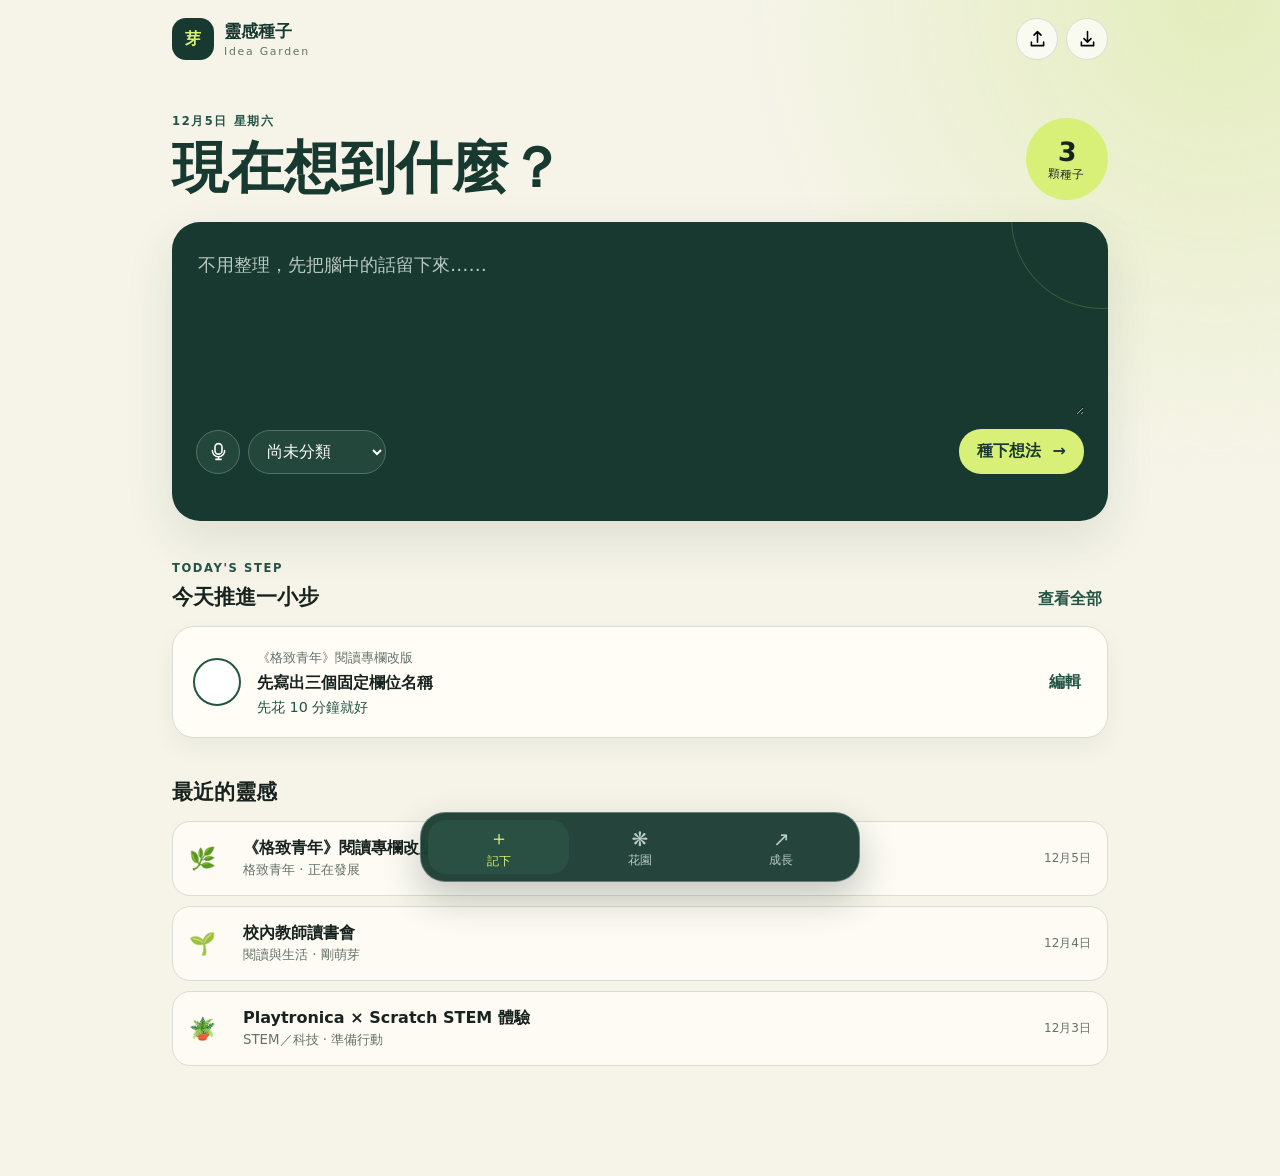
<file: index.html>
<!doctype html>
<html lang="zh-Hant">
<head>
  <meta charset="UTF-8">
  <meta name="viewport" content="width=device-width, initial-scale=1, viewport-fit=cover">
  <meta name="theme-color" content="#18392f">
  <meta name="description" content="把一閃而過的靈感，養成真正的行動。">
  <title>靈感種子</title>
  <link rel="manifest" href="manifest.webmanifest">
  <link rel="icon" href="icon.svg" type="image/svg+xml">
  <link rel="stylesheet" href="styles.css">
</head>
<body>
  <div class="app-shell">
    <header class="topbar">
      <button class="brand" data-view="capture" aria-label="回到快速記錄">
        <span class="brand-mark">芽</span>
        <span><strong>靈感種子</strong><small>Idea Garden</small></span>
      </button>
      <div class="topbar-actions">
        <button class="icon-button" id="importBtn" aria-label="載入備份" title="載入備份">
          <svg viewBox="0 0 24 24" aria-hidden="true"><path d="M12 15V3m0 0-4 4m4-4 4 4M5 15v4h14v-4"/></svg>
        </button>
        <button class="icon-button" id="exportBtn" aria-label="下載備份" title="下載備份">
          <svg viewBox="0 0 24 24" aria-hidden="true"><path d="M12 3v12m0 0 4-4m-4 4-4-4M5 15v4h14v-4"/></svg>
        </button>
        <input type="file" id="importFile" accept=".json,application/json" hidden>
      </div>
    </header>

    <main>
      <section class="view active" id="captureView">
        <div class="welcome-row">
          <div>
            <p class="eyebrow" id="todayLabel"></p>
            <h1>現在想到什麼？</h1>
          </div>
          <div class="seed-count"><span id="totalCount">0</span><small>顆種子</small></div>
        </div>

        <form class="capture-card" id="ideaForm">
          <textarea id="ideaInput" rows="5" maxlength="1200" placeholder="不用整理，先把腦中的話留下來……" required></textarea>
          <div class="capture-tools">
            <div class="input-actions">
              <button type="button" class="round-button" id="voiceBtn" aria-label="語音輸入" title="語音輸入">
                <svg viewBox="0 0 24 24" aria-hidden="true"><path d="M12 15a4 4 0 0 0 4-4V7a4 4 0 0 0-8 0v4a4 4 0 0 0 4 4Zm-7-4a7 7 0 0 0 14 0M12 18v3m-3 0h6"/></svg>
              </button>
              <select id="categoryInput" aria-label="選擇分類">
                <option value="尚未分類">尚未分類</option>
                <option>格致青年</option><option>教學與課程</option><option>STEM／科技</option>
                <option>校務與行政</option><option>網站與系統</option><option>視覺設計</option><option>閱讀與生活</option>
              </select>
            </div>
            <button class="primary-button" type="submit">種下想法 <span>→</span></button>
          </div>
          <p class="voice-status" id="voiceStatus" role="status"></p>
        </form>

        <section class="today-panel">
          <div class="section-heading">
            <div><p class="eyebrow">TODAY'S STEP</p><h2>今天推進一小步</h2></div>
            <button class="text-button" data-view="garden">查看全部</button>
          </div>
          <div id="todayCard"></div>
        </section>

        <section class="recent-section">
          <div class="section-heading"><h2>最近的靈感</h2></div>
          <div class="idea-list" id="recentList"></div>
        </section>
      </section>

      <section class="view" id="gardenView">
        <div class="page-heading">
          <p class="eyebrow">IDEA GARDEN</p><h1>靈感花園</h1>
          <p>每個想法都有自己的生長速度。</p>
        </div>
        <div class="filters" id="stageFilters" aria-label="依階段篩選"></div>
        <div class="idea-grid" id="gardenGrid"></div>
        <div class="garden-legend" aria-label="植物成長階段"><span>種子</span><i></i><span>萌芽</span><i></i><span>展葉</span><i></i><span>花苞</span><i></i><span>開花</span></div>
      </section>

      <section class="view" id="progressView">
        <div class="page-heading">
          <p class="eyebrow">GROWTH JOURNAL</p><h1>我的成長紀錄</h1>
          <p>每一次修改，都留下想法成長的根據。</p>
        </div>
        <div class="stats-grid" id="statsGrid"></div>
        <div class="timeline" id="timeline"></div>
      </section>
    </main>

    <nav class="bottom-nav" aria-label="主要導覽">
      <button class="active" data-view="capture"><span>＋</span><small>記下</small></button>
      <button data-view="garden"><span>❋</span><small>花園</small></button>
      <button data-view="progress"><span>↗</span><small>成長</small></button>
    </nav>
  </div>

  <dialog id="ideaDialog">
    <form method="dialog" class="dialog-card" id="editForm">
      <div class="dialog-header"><span class="stage-icon" id="dialogStageIcon">🌱</span><button value="cancel" class="close-button" aria-label="關閉">×</button></div>
      <div class="detail-tabs" role="tablist"><button type="button" class="active" data-detail-tab="current">目前內容</button><button type="button" data-detail-tab="history">成長歷程 <span id="historyCount">0</span></button></div>
      <div id="currentPanel" class="detail-panel active">
      <label>靈感名稱<input id="editTitle" maxlength="80" required></label>
      <label>內容<textarea id="editContent" rows="5" maxlength="1200"></textarea></label>
      <div class="form-row">
        <label>分類<select id="editCategory"></select></label>
        <label>生長階段<select id="editStage"></select></label>
      </div>
      <label class="action-label"><span>下一個小行動</span><button type="button" class="suggest-button" id="suggestBtn">✦ 給我三個小行動</button><input id="editAction" maxlength="120" placeholder="例如：先寫出三個欄位名稱"></label>
      <div class="suggestions" id="suggestions" hidden><p>選一個現在做得到的：</p><div id="suggestionList"></div><button type="button" class="refresh-button" id="refreshSuggestions">換一組建議</button></div>
      <div class="dialog-actions">
        <button type="button" class="danger-button" id="deleteBtn">刪除</button>
        <button value="save" class="primary-button">儲存變更</button>
      </div>
      </div>
      <div id="historyPanel" class="detail-panel">
        <div class="add-note"><textarea id="noteInput" rows="2" maxlength="300" placeholder="補充今天的進度、發現或遇到的問題……"></textarea><button type="button" class="primary-button" id="addNoteBtn">＋ 補充紀錄</button></div>
        <div class="idea-history" id="ideaHistory"></div>
      </div>
    </form>
  </dialog>

  <div class="toast" id="toast" role="status"></div>
  <script src="app.js"></script>
</body>
</html>
</file>
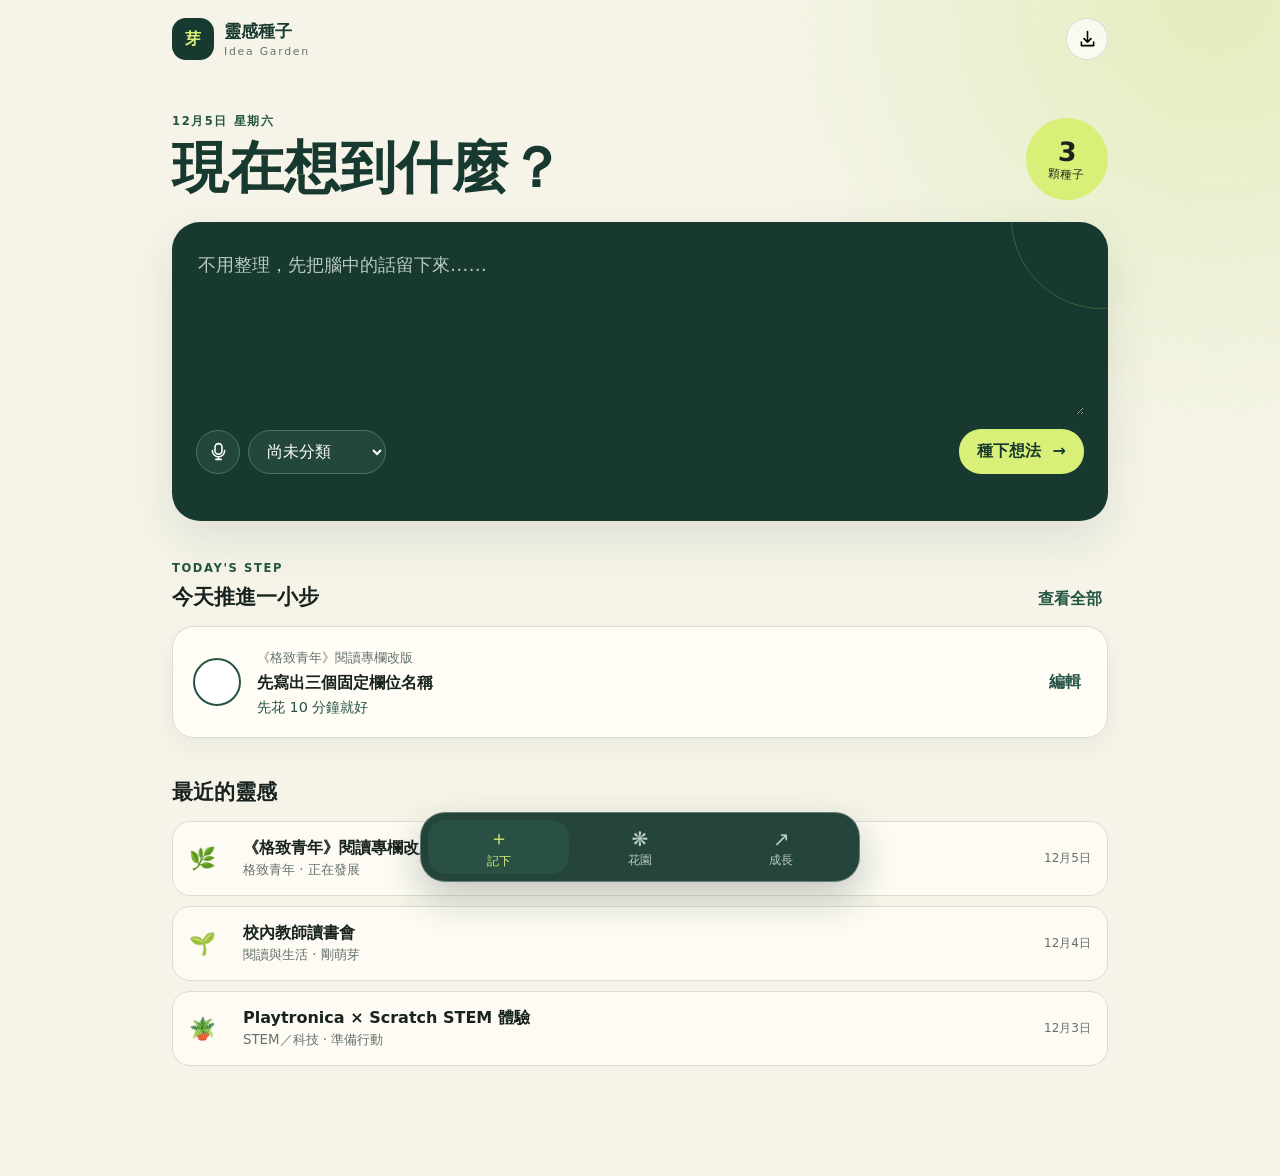
<file: idea-garden/index.html>
<!doctype html>
<html lang="zh-Hant">
<head>
  <meta charset="UTF-8">
  <meta name="viewport" content="width=device-width, initial-scale=1, viewport-fit=cover">
  <meta name="theme-color" content="#18392f">
  <meta name="description" content="把一閃而過的靈感，養成真正的行動。">
  <title>靈感種子</title>
  <link rel="manifest" href="manifest.webmanifest">
  <link rel="icon" href="icon.svg" type="image/svg+xml">
  <link rel="stylesheet" href="styles.css">
</head>
<body>
  <div class="app-shell">
    <header class="topbar">
      <button class="brand" data-view="capture" aria-label="回到快速記錄">
        <span class="brand-mark">芽</span>
        <span><strong>靈感種子</strong><small>Idea Garden</small></span>
      </button>
      <button class="icon-button" id="exportBtn" aria-label="備份資料" title="備份資料">
        <svg viewBox="0 0 24 24" aria-hidden="true"><path d="M12 3v12m0 0 4-4m-4 4-4-4M5 15v4h14v-4"/></svg>
      </button>
    </header>

    <main>
      <section class="view active" id="captureView">
        <div class="welcome-row">
          <div>
            <p class="eyebrow" id="todayLabel"></p>
            <h1>現在想到什麼？</h1>
          </div>
          <div class="seed-count"><span id="totalCount">0</span><small>顆種子</small></div>
        </div>

        <form class="capture-card" id="ideaForm">
          <textarea id="ideaInput" rows="5" maxlength="1200" placeholder="不用整理，先把腦中的話留下來……" required></textarea>
          <div class="capture-tools">
            <div class="input-actions">
              <button type="button" class="round-button" id="voiceBtn" aria-label="語音輸入" title="語音輸入">
                <svg viewBox="0 0 24 24" aria-hidden="true"><path d="M12 15a4 4 0 0 0 4-4V7a4 4 0 0 0-8 0v4a4 4 0 0 0 4 4Zm-7-4a7 7 0 0 0 14 0M12 18v3m-3 0h6"/></svg>
              </button>
              <select id="categoryInput" aria-label="選擇分類">
                <option value="尚未分類">尚未分類</option>
                <option>格致青年</option><option>教學與課程</option><option>STEM／科技</option>
                <option>校務與行政</option><option>網站與系統</option><option>視覺設計</option><option>閱讀與生活</option>
              </select>
            </div>
            <button class="primary-button" type="submit">種下想法 <span>→</span></button>
          </div>
          <p class="voice-status" id="voiceStatus" role="status"></p>
        </form>

        <section class="today-panel">
          <div class="section-heading">
            <div><p class="eyebrow">TODAY'S STEP</p><h2>今天推進一小步</h2></div>
            <button class="text-button" data-view="garden">查看全部</button>
          </div>
          <div id="todayCard"></div>
        </section>

        <section class="recent-section">
          <div class="section-heading"><h2>最近的靈感</h2></div>
          <div class="idea-list" id="recentList"></div>
        </section>
      </section>

      <section class="view" id="gardenView">
        <div class="page-heading">
          <p class="eyebrow">IDEA GARDEN</p><h1>靈感花園</h1>
          <p>每個想法都有自己的生長速度。</p>
        </div>
        <div class="filters" id="stageFilters" aria-label="依階段篩選"></div>
        <div class="idea-grid" id="gardenGrid"></div>
      </section>

      <section class="view" id="progressView">
        <div class="page-heading">
          <p class="eyebrow">SMALL WINS</p><h1>我的小勝利</h1>
          <p>不是只有完成才算進步，每一步都算數。</p>
        </div>
        <div class="stats-grid" id="statsGrid"></div>
        <div class="timeline" id="timeline"></div>
      </section>
    </main>

    <nav class="bottom-nav" aria-label="主要導覽">
      <button class="active" data-view="capture"><span>＋</span><small>記下</small></button>
      <button data-view="garden"><span>❋</span><small>花園</small></button>
      <button data-view="progress"><span>↗</span><small>成長</small></button>
    </nav>
  </div>

  <dialog id="ideaDialog">
    <form method="dialog" class="dialog-card" id="editForm">
      <div class="dialog-header"><span class="stage-icon" id="dialogStageIcon">🌱</span><button value="cancel" class="close-button" aria-label="關閉">×</button></div>
      <label>靈感名稱<input id="editTitle" maxlength="80" required></label>
      <label>內容<textarea id="editContent" rows="5" maxlength="1200"></textarea></label>
      <div class="form-row">
        <label>分類<select id="editCategory"></select></label>
        <label>生長階段<select id="editStage"></select></label>
      </div>
      <label>下一個小行動<input id="editAction" maxlength="120" placeholder="例如：先寫出三個欄位名稱"></label>
      <div class="dialog-actions">
        <button type="button" class="danger-button" id="deleteBtn">刪除</button>
        <button value="save" class="primary-button">儲存變更</button>
      </div>
    </form>
  </dialog>

  <div class="toast" id="toast" role="status"></div>
  <script src="app.js"></script>
</body>
</html>
</file>
<file: styles.css>
:root{--forest:#18392f;--forest-2:#245443;--mint:#dcebdd;--lime:#d8ef78;--cream:#f6f4e9;--paper:#fffdf6;--ink:#18231f;--muted:#65716b;--line:#d8ddd6;--danger:#a8453b;--shadow:0 18px 50px rgba(26,52,43,.11);font-family:"Noto Sans TC","PingFang TC","Microsoft JhengHei",system-ui,sans-serif;color:var(--ink);background:var(--cream)}
*{box-sizing:border-box}body{margin:0;min-height:100vh;background:radial-gradient(circle at 95% 0,#e3edbd 0,transparent 28%),var(--cream)}button,input,textarea,select{font:inherit}button{cursor:pointer}.app-shell{max-width:980px;margin:auto;min-height:100vh;padding:0 22px 110px}.topbar{height:78px;display:flex;align-items:center;justify-content:space-between}.topbar-actions{display:flex;align-items:center;gap:8px}.brand{display:flex;align-items:center;gap:10px;border:0;background:transparent;color:var(--forest);padding:0;text-align:left}.brand-mark{display:grid;place-items:center;width:42px;height:42px;border-radius:14px;background:var(--forest);color:var(--lime);font-weight:800}.brand strong,.brand small{display:block}.brand strong{font-size:1.05rem}.brand small{font-size:.68rem;letter-spacing:.16em;color:var(--muted);margin-top:2px}.icon-button,.round-button,.close-button{display:grid;place-items:center;border:1px solid var(--line);background:rgba(255,255,255,.72);border-radius:50%}.icon-button{width:42px;height:42px}.icon-button:hover{background:white;border-color:#9aafa5}.icon-button svg,.round-button svg{width:21px;fill:none;stroke:currentColor;stroke-width:1.8;stroke-linecap:round;stroke-linejoin:round}.view{display:none}.view.active{display:block;animation:rise .35s ease}.welcome-row{display:flex;align-items:flex-end;justify-content:space-between;margin:36px 0 22px}.eyebrow{font-size:.72rem;font-weight:800;letter-spacing:.14em;color:var(--forest-2);margin:0 0 8px}.welcome-row h1,.page-heading h1{font-family:"Noto Serif TC","Songti TC",serif;font-size:clamp(2rem,5vw,3.5rem);line-height:1.12;margin:0;color:var(--forest)}.seed-count{width:82px;height:82px;border-radius:50%;background:var(--lime);display:flex;flex-direction:column;align-items:center;justify-content:center;transform:rotate(3deg)}.seed-count span{font-size:1.65rem;font-weight:800}.seed-count small{font-size:.72rem}.capture-card{background:var(--forest);border-radius:28px;padding:24px;box-shadow:var(--shadow);position:relative;overflow:hidden}.capture-card:after{content:"";position:absolute;width:180px;height:180px;border:1px solid rgba(216,239,120,.2);border-radius:50%;right:-85px;top:-95px;pointer-events:none}.capture-card textarea{width:100%;resize:vertical;border:0;outline:0;background:transparent;color:white;font-size:1.15rem;line-height:1.8;min-height:145px}.capture-card textarea::placeholder{color:#b9c9c2}.capture-tools{display:flex;align-items:center;justify-content:space-between;gap:12px;margin-top:10px}.input-actions{display:flex;align-items:center;gap:8px}.round-button{width:44px;height:44px;color:white;border-color:#557067;background:#23483b}.round-button.listening{background:#b75245;animation:pulse 1.25s infinite}.capture-card select{height:44px;max-width:138px;border:1px solid #557067;border-radius:22px;background:#23483b;color:white;padding:0 32px 0 14px}.primary-button{border:0;border-radius:22px;background:var(--lime);color:var(--forest);font-weight:800;padding:12px 18px}.primary-button span{margin-left:6px}.voice-status{color:#cfddd7;font-size:.8rem;margin:10px 4px 0;min-height:1em}.today-panel,.recent-section{margin-top:40px}.section-heading{display:flex;align-items:end;justify-content:space-between;margin-bottom:15px}.section-heading h2{font-size:1.3rem;margin:0}.text-button{border:0;background:transparent;color:var(--forest-2);font-weight:700}.step-card{background:var(--paper);border:1px solid var(--line);border-radius:22px;padding:20px;display:flex;align-items:center;gap:16px;box-shadow:0 10px 25px rgba(28,49,42,.05)}.step-check{width:48px;height:48px;flex:0 0 48px;border:2px solid var(--forest-2);border-radius:50%;background:white;color:transparent;font-size:1.2rem}.step-check:hover{background:var(--mint);color:var(--forest)}.step-copy{flex:1}.step-copy small{color:var(--muted)}.step-copy strong{display:block;margin:4px 0;line-height:1.45}.step-copy p{margin:0;color:var(--forest-2);font-size:.9rem}.idea-list{display:grid;gap:10px}.idea-row,.idea-card{border:1px solid var(--line);background:rgba(255,253,246,.82);text-align:left;color:var(--ink)}.idea-row{border-radius:18px;padding:16px;display:grid;grid-template-columns:42px 1fr auto;align-items:center;gap:12px}.idea-row:hover,.idea-card:hover{border-color:#9aafa5;transform:translateY(-1px)}.stage-icon{font-size:1.35rem}.idea-row strong{display:block}.idea-row small{color:var(--muted)}.idea-row time{font-size:.75rem;color:var(--muted)}.page-heading{padding:36px 0 26px}.page-heading p:last-child{color:var(--muted);margin:10px 0 0}.filters{display:flex;gap:8px;overflow:auto;padding:2px 1px 14px;scrollbar-width:none}.filter-chip{white-space:nowrap;border:1px solid var(--line);background:var(--paper);border-radius:18px;padding:8px 13px;color:var(--muted)}.filter-chip.active{background:var(--forest);color:white;border-color:var(--forest)}.idea-grid{display:grid;grid-template-columns:repeat(2,minmax(0,1fr));gap:14px}.idea-card{border-radius:22px;padding:18px;min-height:190px;display:flex;flex-direction:column;transition:.2s}.idea-card .card-top{display:flex;justify-content:space-between;align-items:center}.category-tag{font-size:.72rem;border-radius:12px;background:var(--mint);padding:5px 9px;color:var(--forest)}.idea-card h3{font-size:1.12rem;line-height:1.45;margin:16px 0 7px}.idea-card p{font-size:.88rem;line-height:1.65;color:var(--muted);margin:0;display:-webkit-box;-webkit-line-clamp:3;-webkit-box-orient:vertical;overflow:hidden}.idea-card footer{margin-top:auto;padding-top:17px;font-size:.76rem;color:var(--forest-2)}.empty-state{text-align:center;border:1px dashed #aeb9b2;border-radius:22px;padding:42px 20px;color:var(--muted);grid-column:1/-1}.stats-grid{display:grid;grid-template-columns:repeat(3,1fr);gap:12px}.stat-card{padding:18px;border-radius:20px;background:var(--paper);border:1px solid var(--line)}.stat-card strong{font-size:1.8rem;color:var(--forest);display:block}.stat-card span{font-size:.82rem;color:var(--muted)}.timeline{margin-top:28px;border-left:2px solid #cdd9d1;padding-left:20px}.timeline-item{position:relative;padding:0 0 25px}.timeline-item:before{content:"";position:absolute;width:10px;height:10px;border-radius:50%;background:var(--forest-2);left:-26px;top:6px;border:3px solid var(--cream)}.timeline-item time{font-size:.75rem;color:var(--muted)}.timeline-item strong{display:block;margin:4px 0}.timeline-item p{margin:0;color:var(--muted);font-size:.88rem}.bottom-nav{position:fixed;left:50%;bottom:18px;transform:translateX(-50%);width:min(440px,calc(100% - 28px));height:70px;border:1px solid rgba(255,255,255,.3);border-radius:25px;background:rgba(24,57,47,.94);backdrop-filter:blur(15px);display:grid;grid-template-columns:repeat(3,1fr);padding:7px;box-shadow:0 16px 38px rgba(16,36,29,.24);z-index:10}.bottom-nav button{border:0;border-radius:18px;background:transparent;color:#b9ccc5;display:flex;flex-direction:column;align-items:center;justify-content:center;gap:2px}.bottom-nav button span{font-size:1.25rem}.bottom-nav button small{font-size:.72rem}.bottom-nav button.active{background:#2a5043;color:var(--lime)}dialog{border:0;padding:0;border-radius:26px;background:transparent;width:min(600px,calc(100% - 28px));box-shadow:var(--shadow)}dialog::backdrop{background:rgba(12,28,23,.58);backdrop-filter:blur(4px)}.dialog-card{background:var(--paper);padding:24px}.dialog-header{display:flex;justify-content:space-between;align-items:center;margin-bottom:12px}.close-button{width:36px;height:36px;font-size:1.5rem}.dialog-card label{display:block;font-size:.82rem;font-weight:700;color:var(--forest);margin-top:14px}.dialog-card input,.dialog-card textarea,.dialog-card select{width:100%;margin-top:7px;border:1px solid var(--line);border-radius:14px;padding:12px;background:white;color:var(--ink);outline:none}.dialog-card input:focus,.dialog-card textarea:focus,.dialog-card select:focus{border-color:var(--forest-2);box-shadow:0 0 0 3px var(--mint)}.form-row{display:grid;grid-template-columns:1fr 1fr;gap:12px}.dialog-actions{display:flex;justify-content:space-between;margin-top:22px}.danger-button{border:0;background:transparent;color:var(--danger);font-weight:700}.toast{position:fixed;left:50%;bottom:100px;transform:translate(-50%,20px);background:#132c24;color:white;padding:11px 17px;border-radius:14px;opacity:0;pointer-events:none;transition:.25s;z-index:20}.toast.show{opacity:1;transform:translate(-50%,0)}
@keyframes rise{from{opacity:0;transform:translateY(8px)}}@keyframes pulse{50%{box-shadow:0 0 0 8px rgba(183,82,69,.2)}}
@media(max-width:620px){.app-shell{padding:0 16px 105px}.topbar{height:68px}.welcome-row{margin-top:25px}.seed-count{width:68px;height:68px}.capture-card{padding:19px;border-radius:23px}.capture-tools{align-items:flex-end}.primary-button{padding:12px 14px}.idea-grid{grid-template-columns:1fr}.stats-grid{grid-template-columns:1fr 1fr}.stat-card:last-child{grid-column:1/-1}.form-row{grid-template-columns:1fr}.idea-row{grid-template-columns:38px 1fr}.idea-row time{display:none}}
@media(prefers-reduced-motion:reduce){*{animation:none!important;transition:none!important}}
.action-label>span{display:inline-block}.suggest-button{float:right;border:0;background:transparent;color:var(--forest-2);font-size:.8rem;font-weight:800;padding:0}.suggestions{clear:both;margin-top:10px;padding:14px;border-radius:16px;background:#eef3e8;border:1px solid #d4dfcf}.suggestions p{font-size:.78rem;color:var(--muted);margin:0 0 9px}.suggestion-option{width:100%;border:1px solid #d0dbcf;background:var(--paper);color:var(--ink);border-radius:12px;padding:11px 12px;margin-top:7px;text-align:left;line-height:1.45}.suggestion-option:hover{border-color:var(--forest-2);background:white}.refresh-button{border:0;background:transparent;color:var(--forest-2);font-size:.78rem;font-weight:700;padding:10px 3px 0}
.timeline-delete{position:absolute;right:0;top:0;width:32px;height:32px;border:0;border-radius:50%;background:transparent;color:#8b9690;font-size:1.25rem}.timeline-delete:hover{background:#f1dedb;color:var(--danger)}.timeline-item{padding-right:42px}
.detail-tabs{display:grid;grid-template-columns:1fr 1fr;gap:5px;background:#e8ece6;border-radius:15px;padding:4px;margin-bottom:16px}.detail-tabs button{border:0;border-radius:11px;background:transparent;padding:10px;color:var(--muted);font-weight:700}.detail-tabs button.active{background:var(--paper);color:var(--forest);box-shadow:0 2px 8px rgba(24,57,47,.08)}.detail-tabs span{font-size:.72rem;background:var(--mint);padding:2px 6px;border-radius:10px}.detail-panel{display:none}.detail-panel.active{display:block;animation:rise .2s ease}.add-note{padding:14px;background:#eef3e8;border-radius:16px;margin-bottom:20px}.add-note textarea{width:100%;resize:vertical;border:1px solid var(--line);border-radius:12px;padding:11px;background:white;outline:none}.add-note button{margin-top:8px}.idea-history{border-left:2px solid #cdd9d1;margin-left:7px;padding-left:20px}.history-entry{position:relative;padding:0 0 24px}.history-entry:before{content:"";position:absolute;width:10px;height:10px;border-radius:50%;background:var(--forest-2);left:-26px;top:5px;border:3px solid var(--paper)}.history-entry time{font-size:.74rem;color:var(--muted)}.history-entry strong{display:block;margin:4px 0}.history-entry p{white-space:pre-line;margin:0;color:var(--muted);font-size:.86rem;line-height:1.55}.history-entry .timeline-delete{top:-5px}
#gardenGrid{position:relative;grid-template-columns:repeat(auto-fit,minmax(145px,1fr));align-items:end;gap:10px 4px;min-height:410px;padding:42px 18px 22px;border:1px solid #ddd9c9;border-radius:28px;background:radial-gradient(circle at 12% 18%,rgba(113,130,86,.08) 0 1px,transparent 2px),linear-gradient(180deg,#fffdf6 0,#f5f1e3 100%);background-size:26px 26px,auto;overflow:hidden}#gardenGrid:after{content:"";position:absolute;left:4%;right:4%;bottom:20px;height:1px;background:#c7bfa6;box-shadow:0 5px 14px rgba(83,72,44,.13)}.botanical-plant{position:relative;z-index:1;border:0;background:transparent;color:var(--ink);padding:0 7px 18px;min-width:0;text-align:center;align-self:end;transition:transform .25s ease}.botanical-plant:hover{transform:translateY(-6px)}.plant-sprite{display:block;position:relative;width:min(100%,155px);aspect-ratio:1;margin:0 auto -1px;transform-origin:50% 100%}.plant-sprite img{display:block;width:100%;height:100%;object-fit:contain;object-position:center bottom;filter:saturate(.82) sepia(.06)}.specimen-label{position:relative;display:block;width:100%;padding:8px 5px 0;border-top:1px solid #b8af94}.specimen-label strong{display:block;font-family:"Noto Serif TC","Songti TC",serif;font-size:.88rem;line-height:1.35;color:var(--forest)}.specimen-label small{display:block;margin-top:4px;color:#777568;font-size:.7rem;letter-spacing:.03em}.garden-legend{display:flex;align-items:center;justify-content:center;gap:8px;margin-top:14px;color:var(--muted);font-size:.72rem}.garden-legend i{display:block;width:22px;height:1px;background:#c4c9c1}@media(prefers-reduced-motion:no-preference){.botanical-plant:hover .plant-sprite{animation:botanical-sway 2.8s ease-in-out infinite alternate}@keyframes botanical-sway{from{transform:rotate(-.6deg)}to{transform:rotate(.6deg)}}}
@media(max-width:620px){#gardenGrid{grid-template-columns:repeat(2,minmax(0,1fr));padding:28px 8px 18px;gap:6px 0}.plant-sprite{width:min(100%,130px)}.botanical-plant{padding-inline:5px}.garden-legend{gap:5px}.garden-legend i{width:8px}}
</file>
<file: idea-garden/styles.css>
:root{--forest:#18392f;--forest-2:#245443;--mint:#dcebdd;--lime:#d8ef78;--cream:#f6f4e9;--paper:#fffdf6;--ink:#18231f;--muted:#65716b;--line:#d8ddd6;--danger:#a8453b;--shadow:0 18px 50px rgba(26,52,43,.11);font-family:"Noto Sans TC","PingFang TC","Microsoft JhengHei",system-ui,sans-serif;color:var(--ink);background:var(--cream)}
*{box-sizing:border-box}body{margin:0;min-height:100vh;background:radial-gradient(circle at 95% 0,#e3edbd 0,transparent 28%),var(--cream)}button,input,textarea,select{font:inherit}button{cursor:pointer}.app-shell{max-width:980px;margin:auto;min-height:100vh;padding:0 22px 110px}.topbar{height:78px;display:flex;align-items:center;justify-content:space-between}.brand{display:flex;align-items:center;gap:10px;border:0;background:transparent;color:var(--forest);padding:0;text-align:left}.brand-mark{display:grid;place-items:center;width:42px;height:42px;border-radius:14px;background:var(--forest);color:var(--lime);font-weight:800}.brand strong,.brand small{display:block}.brand strong{font-size:1.05rem}.brand small{font-size:.68rem;letter-spacing:.16em;color:var(--muted);margin-top:2px}.icon-button,.round-button,.close-button{display:grid;place-items:center;border:1px solid var(--line);background:rgba(255,255,255,.72);border-radius:50%}.icon-button{width:42px;height:42px}.icon-button svg,.round-button svg{width:21px;fill:none;stroke:currentColor;stroke-width:1.8;stroke-linecap:round;stroke-linejoin:round}.view{display:none}.view.active{display:block;animation:rise .35s ease}.welcome-row{display:flex;align-items:flex-end;justify-content:space-between;margin:36px 0 22px}.eyebrow{font-size:.72rem;font-weight:800;letter-spacing:.14em;color:var(--forest-2);margin:0 0 8px}.welcome-row h1,.page-heading h1{font-family:"Noto Serif TC","Songti TC",serif;font-size:clamp(2rem,5vw,3.5rem);line-height:1.12;margin:0;color:var(--forest)}.seed-count{width:82px;height:82px;border-radius:50%;background:var(--lime);display:flex;flex-direction:column;align-items:center;justify-content:center;transform:rotate(3deg)}.seed-count span{font-size:1.65rem;font-weight:800}.seed-count small{font-size:.72rem}.capture-card{background:var(--forest);border-radius:28px;padding:24px;box-shadow:var(--shadow);position:relative;overflow:hidden}.capture-card:after{content:"";position:absolute;width:180px;height:180px;border:1px solid rgba(216,239,120,.2);border-radius:50%;right:-85px;top:-95px;pointer-events:none}.capture-card textarea{width:100%;resize:vertical;border:0;outline:0;background:transparent;color:white;font-size:1.15rem;line-height:1.8;min-height:145px}.capture-card textarea::placeholder{color:#b9c9c2}.capture-tools{display:flex;align-items:center;justify-content:space-between;gap:12px;margin-top:10px}.input-actions{display:flex;align-items:center;gap:8px}.round-button{width:44px;height:44px;color:white;border-color:#557067;background:#23483b}.round-button.listening{background:#b75245;animation:pulse 1.25s infinite}.capture-card select{height:44px;max-width:138px;border:1px solid #557067;border-radius:22px;background:#23483b;color:white;padding:0 32px 0 14px}.primary-button{border:0;border-radius:22px;background:var(--lime);color:var(--forest);font-weight:800;padding:12px 18px}.primary-button span{margin-left:6px}.voice-status{color:#cfddd7;font-size:.8rem;margin:10px 4px 0;min-height:1em}.today-panel,.recent-section{margin-top:40px}.section-heading{display:flex;align-items:end;justify-content:space-between;margin-bottom:15px}.section-heading h2{font-size:1.3rem;margin:0}.text-button{border:0;background:transparent;color:var(--forest-2);font-weight:700}.step-card{background:var(--paper);border:1px solid var(--line);border-radius:22px;padding:20px;display:flex;align-items:center;gap:16px;box-shadow:0 10px 25px rgba(28,49,42,.05)}.step-check{width:48px;height:48px;flex:0 0 48px;border:2px solid var(--forest-2);border-radius:50%;background:white;color:transparent;font-size:1.2rem}.step-check:hover{background:var(--mint);color:var(--forest)}.step-copy{flex:1}.step-copy small{color:var(--muted)}.step-copy strong{display:block;margin:4px 0;line-height:1.45}.step-copy p{margin:0;color:var(--forest-2);font-size:.9rem}.idea-list{display:grid;gap:10px}.idea-row,.idea-card{border:1px solid var(--line);background:rgba(255,253,246,.82);text-align:left;color:var(--ink)}.idea-row{border-radius:18px;padding:16px;display:grid;grid-template-columns:42px 1fr auto;align-items:center;gap:12px}.idea-row:hover,.idea-card:hover{border-color:#9aafa5;transform:translateY(-1px)}.stage-icon{font-size:1.35rem}.idea-row strong{display:block}.idea-row small{color:var(--muted)}.idea-row time{font-size:.75rem;color:var(--muted)}.page-heading{padding:36px 0 26px}.page-heading p:last-child{color:var(--muted);margin:10px 0 0}.filters{display:flex;gap:8px;overflow:auto;padding:2px 1px 14px;scrollbar-width:none}.filter-chip{white-space:nowrap;border:1px solid var(--line);background:var(--paper);border-radius:18px;padding:8px 13px;color:var(--muted)}.filter-chip.active{background:var(--forest);color:white;border-color:var(--forest)}.idea-grid{display:grid;grid-template-columns:repeat(2,minmax(0,1fr));gap:14px}.idea-card{border-radius:22px;padding:18px;min-height:190px;display:flex;flex-direction:column;transition:.2s}.idea-card .card-top{display:flex;justify-content:space-between;align-items:center}.category-tag{font-size:.72rem;border-radius:12px;background:var(--mint);padding:5px 9px;color:var(--forest)}.idea-card h3{font-size:1.12rem;line-height:1.45;margin:16px 0 7px}.idea-card p{font-size:.88rem;line-height:1.65;color:var(--muted);margin:0;display:-webkit-box;-webkit-line-clamp:3;-webkit-box-orient:vertical;overflow:hidden}.idea-card footer{margin-top:auto;padding-top:17px;font-size:.76rem;color:var(--forest-2)}.empty-state{text-align:center;border:1px dashed #aeb9b2;border-radius:22px;padding:42px 20px;color:var(--muted);grid-column:1/-1}.stats-grid{display:grid;grid-template-columns:repeat(3,1fr);gap:12px}.stat-card{padding:18px;border-radius:20px;background:var(--paper);border:1px solid var(--line)}.stat-card strong{font-size:1.8rem;color:var(--forest);display:block}.stat-card span{font-size:.82rem;color:var(--muted)}.timeline{margin-top:28px;border-left:2px solid #cdd9d1;padding-left:20px}.timeline-item{position:relative;padding:0 0 25px}.timeline-item:before{content:"";position:absolute;width:10px;height:10px;border-radius:50%;background:var(--forest-2);left:-26px;top:6px;border:3px solid var(--cream)}.timeline-item time{font-size:.75rem;color:var(--muted)}.timeline-item strong{display:block;margin:4px 0}.timeline-item p{margin:0;color:var(--muted);font-size:.88rem}.bottom-nav{position:fixed;left:50%;bottom:18px;transform:translateX(-50%);width:min(440px,calc(100% - 28px));height:70px;border:1px solid rgba(255,255,255,.3);border-radius:25px;background:rgba(24,57,47,.94);backdrop-filter:blur(15px);display:grid;grid-template-columns:repeat(3,1fr);padding:7px;box-shadow:0 16px 38px rgba(16,36,29,.24);z-index:10}.bottom-nav button{border:0;border-radius:18px;background:transparent;color:#b9ccc5;display:flex;flex-direction:column;align-items:center;justify-content:center;gap:2px}.bottom-nav button span{font-size:1.25rem}.bottom-nav button small{font-size:.72rem}.bottom-nav button.active{background:#2a5043;color:var(--lime)}dialog{border:0;padding:0;border-radius:26px;background:transparent;width:min(600px,calc(100% - 28px));box-shadow:var(--shadow)}dialog::backdrop{background:rgba(12,28,23,.58);backdrop-filter:blur(4px)}.dialog-card{background:var(--paper);padding:24px}.dialog-header{display:flex;justify-content:space-between;align-items:center;margin-bottom:12px}.close-button{width:36px;height:36px;font-size:1.5rem}.dialog-card label{display:block;font-size:.82rem;font-weight:700;color:var(--forest);margin-top:14px}.dialog-card input,.dialog-card textarea,.dialog-card select{width:100%;margin-top:7px;border:1px solid var(--line);border-radius:14px;padding:12px;background:white;color:var(--ink);outline:none}.dialog-card input:focus,.dialog-card textarea:focus,.dialog-card select:focus{border-color:var(--forest-2);box-shadow:0 0 0 3px var(--mint)}.form-row{display:grid;grid-template-columns:1fr 1fr;gap:12px}.dialog-actions{display:flex;justify-content:space-between;margin-top:22px}.danger-button{border:0;background:transparent;color:var(--danger);font-weight:700}.toast{position:fixed;left:50%;bottom:100px;transform:translate(-50%,20px);background:#132c24;color:white;padding:11px 17px;border-radius:14px;opacity:0;pointer-events:none;transition:.25s;z-index:20}.toast.show{opacity:1;transform:translate(-50%,0)}
@keyframes rise{from{opacity:0;transform:translateY(8px)}}@keyframes pulse{50%{box-shadow:0 0 0 8px rgba(183,82,69,.2)}}
@media(max-width:620px){.app-shell{padding:0 16px 105px}.topbar{height:68px}.welcome-row{margin-top:25px}.seed-count{width:68px;height:68px}.capture-card{padding:19px;border-radius:23px}.capture-tools{align-items:flex-end}.primary-button{padding:12px 14px}.idea-grid{grid-template-columns:1fr}.stats-grid{grid-template-columns:1fr 1fr}.stat-card:last-child{grid-column:1/-1}.form-row{grid-template-columns:1fr}.idea-row{grid-template-columns:38px 1fr}.idea-row time{display:none}}
@media(prefers-reduced-motion:reduce){*{animation:none!important;transition:none!important}}
</file>
